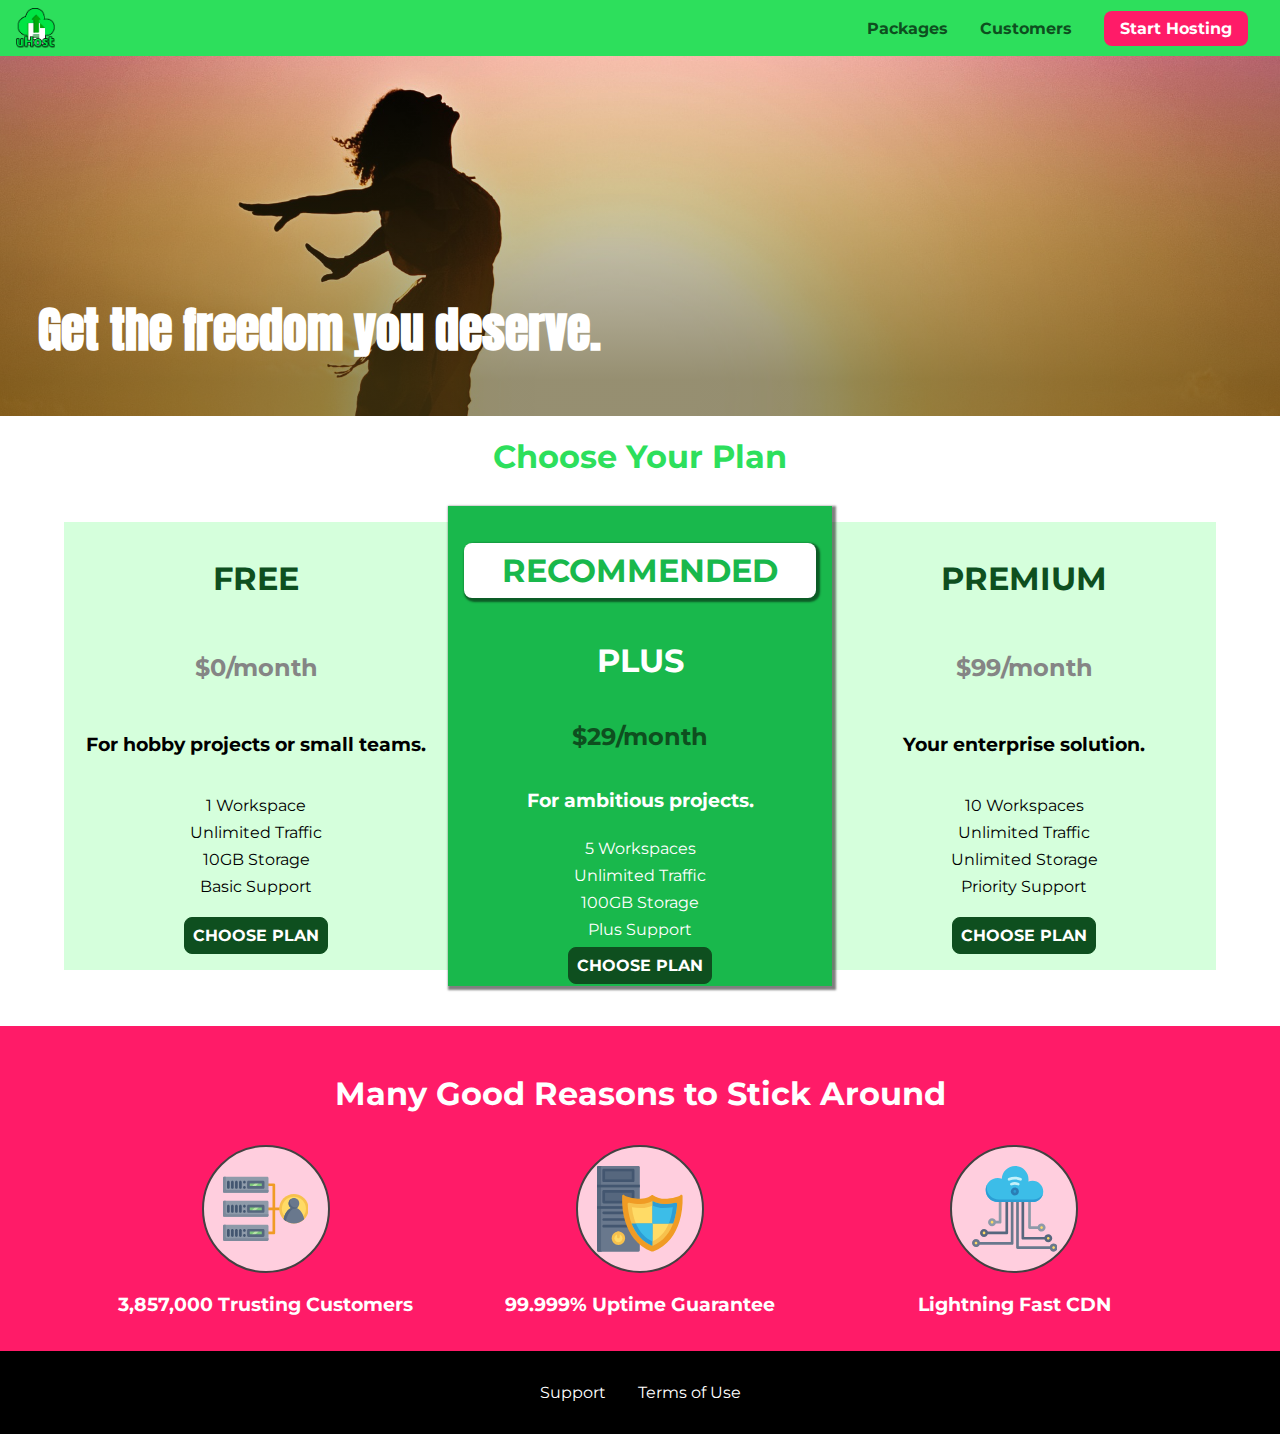
<file: index.html>
<!DOCTYPE html>
<html lang="en">

<head>
    <meta charset="UTF-8">
    <meta http-equiv="X-UA-Compatible" content="ie=edge">
    <meta name="viewport" content="width=device-width, initial-scale=1.0">
    <title>uHost</title>
    <link rel="shortcut icon" href="favicon.png">
    <link rel="stylesheet" href="shared.css">
    <link rel="stylesheet" href="main.css">
</head>

<body>
<div class="backdrop"></div>
<div class="modal">
    <h1 class="modal__title">Do you want to continue?</h1>
    <div class="modal__actions">
        <a href="start-hosting/index.html" class="modal__action">Yes!</a>
        <button class="modal__action modal__action--negative" type="button">No!</button>
    </div>
</div>
<header class="main-header">
    <div>
        <button class="toggle-button">
            <span class="toggle-button__bar"></span>
            <span class="toggle-button__bar"></span>
            <span class="toggle-button__bar"></span>
        </button>
        <a href="index.html" class="main-header__brand">
            <img src="images/uhost-icon.png" alt="Uhost logo">
        </a>
        <!-- the new line here is matter !-->
    </div><nav class="main-nav">
        <ul class="main-nav__items">
            <li class="main-nav__item">
                <a href="packages/index.html">Packages</a>
            </li>
            <li class="main-nav__item">
                <a href="customers/index.html">Customers</a>
            </li>
            <li class="main-nav__item main-nav__item--call-to-action">
                <a href="start-hosting/index.html">Start Hosting</a>
            </li>
        </ul>
    </nav>
</header>
<nav class="mobile-nav">
    <ul class="mobile-nav__items">
        <li class="mobile-nav__item">
            <a href="packages/index.html">Packages</a>
        </li>
        <li class="mobile-nav__item">
            <a href="customers/index.html">Customers</a>
        </li>
        <li class="mobile-nav__item mobile-nav__item--cta">
            <a href="start-hosting/index.html">Start Hosting</a>
        </li>
    </ul>
</nav>
<main>
    <section id="product-overview">
        <h1>Get the freedom you deserve.</h1>
    </section>
    <section id="plans">
        <h1 class="section-title">Choose Your Plan</h1>
        <div class="plan__list">
            <article class="plan">
                <h1 class="plan__title">FREE</h1>
                <h2 class="plan__price">$0/month</h2>
                <h3>For hobby projects or small teams.</h3>
                <ul class="plan__features">
                    <li class="plan__feature">1 Workspace</li>
                    <li class="plan__feature">Unlimited Traffic</li>
                    <li class="plan__feature">10GB Storage</li>
                    <li class="plan__feature">Basic Support</li>
                </ul>
                <div>
                    <button class="button">CHOOSE PLAN</button>
                </div>
            </article>
            <article class="plan plan--highlighted">
                <h1 class="plan__annotation">RECOMMENDED</h1>
                <h1 class="plan__title">PLUS</h1>
                <h2 class="plan__price">$29/month</h2>
                <h3>For ambitious projects.</h3>
                <ul class="plan__features">
                    <li class="plan__feature">5 Workspaces</li>
                    <li class="plan__feature">Unlimited Traffic</li>
                    <li class="plan__feature">100GB Storage</li>
                    <li class="plan__feature">Plus Support</li>
                </ul>
                <div>
                    <button class="button">CHOOSE PLAN</button>
                </div>
            </article>
            <article class="plan">
                <h1 class="plan__title">PREMIUM</h1>
                <h2 class="plan__price">$99/month</h2>
                <h3>Your enterprise solution.</h3>
                <ul class="plan__features">
                    <li class="plan__feature">10 Workspaces</li>
                    <li class="plan__feature">Unlimited Traffic</li>
                    <li class="plan__feature">Unlimited Storage</li>
                    <li class="plan__feature">Priority Support</li>
                </ul>
                <div>
                    <button class="button">CHOOSE PLAN</button>
                </div>
            </article>
        </div>
    </section>
    <section id="key-feature">
        <h1 class="section-title">Many Good Reasons to Stick Around</h1>
        <ul class="key-feature__list">
            <li class="key-feature">
                <div class="key-feature__image">
                    <svg viewBox="0 0 512 512">
                        <path style="fill:#F09B24;"
                              d="M344,248h-32V112c0-4.418-3.582-8-8-8h-40c-4.418,0-8,3.582-8,8s3.582,8,8,8h32v128h-32  c-4.418,0-8,3.582-8,8s3.582,8,8,8h32v128h-32c-4.418,0-8,3.582-8,8s3.582,8,8,8h40c4.418,0,8-3.582,8-8V264h32c4.418,0,8-3.582,8-8  S348.418,248,344,248z"
                        />
                        <path style="fill:#8E9AA9;"
                              d="M264,64H8c-4.418,0-8,3.582-8,8v80c0,4.418,3.582,8,8,8h256c4.418,0,8-3.582,8-8V72  C272,67.582,268.418,64,264,64z"
                        />
                        <path style="fill:#7C899B;"
                              d="M24,144c-4.418,0-8-3.582-8-8V64H8c-4.418,0-8,3.582-8,8v80c0,4.418,3.582,8,8,8h256  c4.418,0,8-3.582,8-8v-8H24z"
                        />
                        <rect x="152" y="96" style="fill:#B8E3A8;" width="88" height="32"/>
                        <g>
                            <polygon style="fill:#7EC97D;" points="152,96 152,128 166,128 198,96  "/>
                            <polygon style="fill:#7EC97D;" points="220,96 188,128 240,128 240,96  "/>
                        </g>
                        <path style="fill:#56677E;"
                              d="M240,136h-88c-4.418,0-8-3.582-8-8V96c0-4.418,3.582-8,8-8h88c4.418,0,8,3.582,8,8v32  C248,132.418,244.418,136,240,136z M160,120h72v-16h-72V120z"
                        />
                        <g>
                            <path style="fill:#435670;"
                                  d="M32,136c-4.418,0-8-3.582-8-8V96c0-4.418,3.582-8,8-8s8,3.582,8,8v32C40,132.418,36.418,136,32,136z   "
                            />
                            <path style="fill:#435670;"
                                  d="M56,136c-4.418,0-8-3.582-8-8V96c0-4.418,3.582-8,8-8s8,3.582,8,8v32C64,132.418,60.418,136,56,136z   "
                            />
                            <path style="fill:#435670;"
                                  d="M80,136c-4.418,0-8-3.582-8-8V96c0-4.418,3.582-8,8-8s8,3.582,8,8v32C88,132.418,84.418,136,80,136z   "
                            />
                            <path style="fill:#435670;"
                                  d="M104,136c-4.418,0-8-3.582-8-8V96c0-4.418,3.582-8,8-8s8,3.582,8,8v32   C112,132.418,108.418,136,104,136z"
                            />
                            <path style="fill:#435670;"
                                  d="M128,105c-4.418,0-8-3.582-8-8v-1c0-4.418,3.582-8,8-8s8,3.582,8,8v1   C136,101.418,132.418,105,128,105z"
                            />
                            <path style="fill:#435670;"
                                  d="M128,136c-4.418,0-8-3.582-8-8v-1c0-4.418,3.582-8,8-8s8,3.582,8,8v1   C136,132.418,132.418,136,128,136z"
                            />
                        </g>
                        <path style="fill:#8E9AA9;"
                              d="M264,208H8c-4.418,0-8,3.582-8,8v80c0,4.418,3.582,8,8,8h256c4.418,0,8-3.582,8-8v-80  C272,211.582,268.418,208,264,208z"
                        />
                        <path style="fill:#7C899B;"
                              d="M24,288c-4.418,0-8-3.582-8-8v-72H8c-4.418,0-8,3.582-8,8v80c0,4.418,3.582,8,8,8h256  c4.418,0,8-3.582,8-8v-8H24z"
                        />
                        <rect x="152" y="240" style="fill:#B8E3A8;" width="88" height="32"/>
                        <g>
                            <polygon style="fill:#7EC97D;" points="152,240 152,272 166,272 198,240  "/>
                            <polygon style="fill:#7EC97D;" points="220,240 188,272 240,272 240,240  "/>
                        </g>
                        <path style="fill:#56677E;"
                              d="M240,280h-88c-4.418,0-8-3.582-8-8v-32c0-4.418,3.582-8,8-8h88c4.418,0,8,3.582,8,8v32  C248,276.418,244.418,280,240,280z M160,264h72v-16h-72V264z"
                        />
                        <g>
                            <path style="fill:#435670;"
                                  d="M32,280c-4.418,0-8-3.582-8-8v-32c0-4.418,3.582-8,8-8s8,3.582,8,8v32C40,276.418,36.418,280,32,280   z"
                            />
                            <path style="fill:#435670;"
                                  d="M56,280c-4.418,0-8-3.582-8-8v-32c0-4.418,3.582-8,8-8s8,3.582,8,8v32C64,276.418,60.418,280,56,280   z"
                            />
                            <path style="fill:#435670;"
                                  d="M80,280c-4.418,0-8-3.582-8-8v-32c0-4.418,3.582-8,8-8s8,3.582,8,8v32C88,276.418,84.418,280,80,280   z"
                            />
                            <path style="fill:#435670;"
                                  d="M104,280c-4.418,0-8-3.582-8-8v-32c0-4.418,3.582-8,8-8s8,3.582,8,8v32   C112,276.418,108.418,280,104,280z"
                            />
                            <path style="fill:#435670;"
                                  d="M128,249c-4.418,0-8-3.582-8-8v-1c0-4.418,3.582-8,8-8s8,3.582,8,8v1   C136,245.418,132.418,249,128,249z"
                            />
                            <path style="fill:#435670;"
                                  d="M128,280c-4.418,0-8-3.582-8-8v-1c0-4.418,3.582-8,8-8s8,3.582,8,8v1   C136,276.418,132.418,280,128,280z"
                            />
                        </g>
                        <path style="fill:#8E9AA9;"
                              d="M264,352H8c-4.418,0-8,3.582-8,8v80c0,4.418,3.582,8,8,8h256c4.418,0,8-3.582,8-8v-80  C272,355.582,268.418,352,264,352z"
                        />
                        <path style="fill:#7C899B;"
                              d="M24,432c-4.418,0-8-3.582-8-8v-72H8c-4.418,0-8,3.582-8,8v80c0,4.418,3.582,8,8,8h256  c4.418,0,8-3.582,8-8v-8H24z"
                        />
                        <rect x="152" y="384" style="fill:#B8E3A8;" width="88" height="32"/>
                        <g>
                            <polygon style="fill:#7EC97D;" points="152,384 152,416 166,416 198,384  "/>
                            <polygon style="fill:#7EC97D;" points="220,384 188,416 240,416 240,384  "/>
                        </g>
                        <path style="fill:#56677E;"
                              d="M240,424h-88c-4.418,0-8-3.582-8-8v-32c0-4.418,3.582-8,8-8h88c4.418,0,8,3.582,8,8v32  C248,420.418,244.418,424,240,424z M160,408h72v-16h-72V408z"
                        />
                        <g>
                            <path style="fill:#435670;"
                                  d="M32,424c-4.418,0-8-3.582-8-8v-32c0-4.418,3.582-8,8-8s8,3.582,8,8v32C40,420.418,36.418,424,32,424   z"
                            />
                            <path style="fill:#435670;"
                                  d="M56,424c-4.418,0-8-3.582-8-8v-32c0-4.418,3.582-8,8-8s8,3.582,8,8v32C64,420.418,60.418,424,56,424   z"
                            />
                            <path style="fill:#435670;"
                                  d="M80,424c-4.418,0-8-3.582-8-8v-32c0-4.418,3.582-8,8-8s8,3.582,8,8v32C88,420.418,84.418,424,80,424   z"
                            />
                            <path style="fill:#435670;"
                                  d="M104,424c-4.418,0-8-3.582-8-8v-32c0-4.418,3.582-8,8-8s8,3.582,8,8v32   C112,420.418,108.418,424,104,424z"
                            />
                            <path style="fill:#435670;"
                                  d="M128,393c-4.418,0-8-3.582-8-8v-1c0-4.418,3.582-8,8-8s8,3.582,8,8v1   C136,389.418,132.418,393,128,393z"
                            />
                            <path style="fill:#435670;"
                                  d="M128,424c-4.418,0-8-3.582-8-8v-1c0-4.418,3.582-8,8-8s8,3.582,8,8v1   C136,420.418,132.418,424,128,424z"
                            />
                        </g>
                        <path style="fill:#F7C14D;"
                              d="M424,168c-48.523,0-88,39.477-88,88s39.477,88,88,88s88-39.477,88-88S472.523,168,424,168z"/>
                        <path style="fill:#FFDB66;"
                              d="M424,184c-39.701,0-72,32.299-72,72s32.299,72,72,72s72-32.299,72-72S463.701,184,424,184z"/>
                        <path style="fill:#69788D;"
                              d="M484.893,314.16C476.393,274.588,451.922,248,424,248s-52.393,26.588-60.893,66.16  c-0.605,2.82,0.354,5.749,2.511,7.664C381.731,336.124,402.465,344,424,344s42.269-7.876,58.381-22.176  C484.539,319.909,485.498,316.98,484.893,314.16z"
                        />
                        <path style="fill:#56677E;"
                              d="M434.053,249.171C430.768,248.403,427.411,248,424,248c-27.922,0-52.393,26.588-60.893,66.16  c-0.605,2.82,0.354,5.749,2.511,7.664c3.383,3.002,6.979,5.703,10.734,8.125C384.904,286.243,407.373,255.378,434.053,249.171z"
                        />
                        <path style="fill:#69788D;"
                              d="M424,192c-17.645,0-32,14.355-32,32s14.355,32,32,32s32-14.355,32-32S441.645,192,424,192z"/>
                        <path style="fill:#56677E;"
                              d="M432,248c-17.645,0-32-14.355-32-32c0-6.783,2.128-13.076,5.742-18.258  C397.444,203.53,392,213.138,392,224c0,17.645,14.355,32,32,32c10.862,0,20.471-5.444,26.258-13.742  C445.076,245.872,438.783,248,432,248z"
                        />

                    </svg>
                </div>
                <p class="key-feature__description">3,857,000 Trusting Customers</p>
            </li>
            <li class="key-feature">
                <div class="key-feature__image">
                    <svg viewBox="0 0 512 512">
                        <path style="fill:#69788D;"
                              d="M248,0H8C3.582,0,0,3.582,0,8v496c0,4.418,3.582,8,8,8h240c4.418,0,8-3.582,8-8V8  C256,3.582,252.418,0,248,0z"
                        />
                        <path style="fill:#56677E;"
                              d="M24,504V8c0-4.418,3.582-8,8-8H8C3.582,0,0,3.582,0,8v496c0,4.418,3.582,8,8,8h24  C27.582,512,24,508.418,24,504z"
                        />
                        <g>
                            <rect x="0" y="112" style="fill:#435670;" width="256" height="16"/>
                            <rect x="0" y="240" style="fill:#435670;" width="256" height="16"/>
                        </g>
                        <path style="fill:#F7C14D;"
                              d="M128,392c-22.056,0-40,17.944-40,40s17.944,40,40,40s40-17.944,40-40S150.056,392,128,392z"/>
                        <path style="fill:#FFDB66;"
                              d="M128,408c-13.233,0-24,10.767-24,24s10.767,24,24,24s24-10.767,24-24S141.233,408,128,408z"/>
                        <path style="fill:#F7C14D;"
                              d="M128,392c-2.739,0-5.414,0.278-8,0.805V424c0,4.418,3.582,8,8,8c4.418,0,8-3.582,8-8v-31.195  C133.414,392.278,130.739,392,128,392z"
                        />
                        <g>
                            <path style="fill:#435670;"
                                  d="M216,288H40c-4.418,0-8-3.582-8-8s3.582-8,8-8h176c4.418,0,8,3.582,8,8S220.418,288,216,288z"
                            />
                            <path style="fill:#435670;"
                                  d="M216,328H40c-4.418,0-8-3.582-8-8s3.582-8,8-8h176c4.418,0,8,3.582,8,8S220.418,328,216,328z"
                            />
                            <path style="fill:#435670;"
                                  d="M216,368H40c-4.418,0-8-3.582-8-8s3.582-8,8-8h176c4.418,0,8,3.582,8,8S220.418,368,216,368z"
                            />
                            <path style="fill:#435670;"
                                  d="M216,16H40c-4.418,0-8,3.582-8,8v64c0,4.418,3.582,8,8,8h176c4.418,0,8-3.582,8-8V24   C224,19.582,220.418,16,216,16z"
                            />
                        </g>
                        <rect x="48" y="32" style="fill:#56677E;" width="160" height="48"/>
                        <path style="fill:#435670;"
                              d="M216,144H40c-4.418,0-8,3.582-8,8v64c0,4.418,3.582,8,8,8h176c4.418,0,8-3.582,8-8v-64  C224,147.582,220.418,144,216,144z"
                        />
                        <rect x="48" y="160" style="fill:#56677E;" width="160" height="48"/>
                        <path style="fill:#F09B24;"
                              d="M511.747,180.237c-0.194-6.537-8.107-10.107-13.135-5.894c-5.6,4.693-42.904,21.282-98.514,21.282  c-33.45,0-64.625-20.999-64.929-21.206c-2.9-1.991-6.764-1.85-9.512,0.346c-2.677,2.135-27.201,20.86-63.793,20.86  c-55.607,0-92.914-16.589-98.515-21.282c-5.028-4.211-12.941-0.645-13.135,5.894c-1.634,54.834,4.655,105.941,18.693,151.903  c12.096,39.604,29.759,74.047,52.497,102.373c27.538,34.304,62.743,59.882,104.66,76.045c3.069,1.918,6.757,1.921,9.83,0  c41.917-16.163,77.122-41.741,104.66-76.045c22.738-28.326,40.401-62.77,52.497-102.373  C507.092,286.179,513.381,235.071,511.747,180.237z"
                        />
                        <path style="fill:#F7C14D;"
                              d="M476.21,221.226c-1.953-1.631-4.568-2.235-7.036-1.628c-21.686,5.327-44.926,8.028-69.075,8.028  c-25.926,0-49.633-8.975-64.955-16.504c-2.307-1.134-5.016-1.091-7.284,0.116c-14.059,7.477-36.919,16.388-65.994,16.388  c-24.153,0-47.394-2.701-69.075-8.028c-5.155-1.268-10.221,2.966-9.894,8.261c2.077,33.693,7.668,65.635,16.616,94.935  c22.774,74.565,66.139,126.334,128.888,153.868c2.032,0.891,4.397,0.891,6.43,0c61.777-27.107,104.716-78.876,127.62-153.868  c8.948-29.3,14.539-61.241,16.616-94.935C479.224,225.319,478.163,222.856,476.21,221.226z"
                        />
                        <path style="fill:#FFDB66;"
                              d="M331.609,451.727c-52.604-25.289-89.304-70.987-109.144-135.944  c-6.532-21.39-11.162-44.336-13.82-68.447c17.133,2.852,34.952,4.291,53.22,4.291c29.394,0,53.376-7.793,69.978-15.561  c17.44,7.736,41.656,15.561,68.256,15.561c18.267,0,36.085-1.439,53.219-4.291c-2.659,24.112-7.288,47.06-13.82,68.448  C419.545,381.108,383.27,426.805,331.609,451.727z"
                        />
                        <g>
                            <path style="fill:#2C9DD4;"
                                  d="M479.066,227.858c0.157-2.539-0.903-5.002-2.856-6.633s-4.568-2.235-7.036-1.628   c-21.686,5.327-44.926,8.028-69.075,8.028c-25.926,0-49.633-8.975-64.955-16.504c-1.057-0.52-2.2-0.78-3.345-0.806l-0.072,133.351   h123.601c2.556-6.746,4.933-13.702,7.123-20.874C471.398,293.493,476.989,261.552,479.066,227.858z"
                            />
                            <path style="fill:#2C9DD4;"
                                  d="M206.658,343.667c24.153,63.42,65.028,108.108,121.743,132.995c1.031,0.452,2.147,0.673,3.263,0.666   l0.063-133.661H206.658z"
                            />
                        </g>
                        <g>
                            <path style="fill:#3CBDE8;"
                                  d="M439.497,315.783c6.532-21.389,11.161-44.336,13.82-68.448c-17.134,2.852-34.952,4.291-53.219,4.291   c-26.6,0-50.815-7.824-68.256-15.561l-0.116,107.601h97.758C433.179,334.807,436.524,325.518,439.497,315.783z"
                            />
                            <path style="fill:#3CBDE8;"
                                  d="M232.523,343.667c21.144,50.298,54.363,86.56,99.087,108.06l0.117-108.06H232.523z"/>
                        </g>
                    </svg>
                </div>
                <p class="key-feature__description">99.999% Uptime Guarantee</p>
            </li>
            <li class="key-feature">
                <div class="key-feature__image">
                    <svg viewBox="0 0 512 512">
                        <path style="fill:#8E9AA9;"
                              d="M168,200c-4.418,0-8,3.582-8,8v120h-17.376c-3.302-9.311-12.194-16-22.624-16  c-13.234,0-24,10.767-24,24s10.766,24,24,24c10.429,0,19.321-6.689,22.624-16H168c4.418,0,8-3.582,8-8V208  C176,203.582,172.418,200,168,200z"
                        />
                        <path style="fill:#FFDB66;"
                              d="M120,328c-4.411,0-8,3.589-8,8s3.589,8,8,8s8-3.589,8-8S124.411,328,120,328z"/>
                        <path style="fill:#56677E;"
                              d="M208,200c-4.418,0-8,3.582-8,8v184H94.624C91.322,382.689,82.43,376,72,376  c-13.234,0-24,10.767-24,24s10.766,24,24,24c10.429,0,19.321-6.689,22.624-16H208c4.418,0,8-3.582,8-8V208  C216,203.582,212.418,200,208,200z"
                        />
                        <path style="fill:#FFDB66;"
                              d="M72,392c-4.411,0-8,3.589-8,8s3.589,8,8,8s8-3.589,8-8S76.411,392,72,392z"/>
                        <path style="fill:#69788D;"
                              d="M240,208c-4.418,0-8,3.582-8,8v239H47.24c-2.671-10.34-12.078-18-23.24-18c-13.234,0-24,10.767-24,24  s10.766,24,24,24c9.666,0,18.009-5.747,21.809-14H240c4.418,0,8-3.582,8-8V216C248,211.582,244.418,208,240,208z"
                        />
                        <path style="fill:#FFDB66;"
                              d="M24,453c-4.411,0-8,3.589-8,8s3.589,8,8,8s8-3.589,8-8S28.411,453,24,453z"/>
                        <path style="fill:#69788D;"
                              d="M488,464c-10.429,0-19.321,6.689-22.624,16H280V208c0-4.418-3.582-8-8-8s-8,3.582-8,8v280  c0,4.418,3.582,8,8,8h193.376c3.302,9.311,12.194,16,22.624,16c13.234,0,24-10.767,24-24S501.234,464,488,464z"
                        />
                        <path style="fill:#FFDB66;"
                              d="M488,480c-4.411,0-8,3.589-8,8s3.589,8,8,8s8-3.589,8-8S492.411,480,488,480z"/>
                        <path style="fill:#56677E;"
                              d="M456,408c-10.429,0-19.321,6.689-22.624,16H312V208c0-4.418-3.582-8-8-8s-8,3.582-8,8v224  c0,4.418,3.582,8,8,8h129.376c3.302,9.311,12.194,16,22.624,16c13.234,0,24-10.767,24-24S469.234,408,456,408z"
                        />
                        <path style="fill:#FFDB66;"
                              d="M456,424c-4.411,0-8,3.589-8,8s3.589,8,8,8s8-3.589,8-8S460.411,424,456,424z"/>
                        <path style="fill:#8E9AA9;"
                              d="M416,344c-10.429,0-19.321,6.689-22.624,16H352V208c0-4.418-3.582-8-8-8s-8,3.582-8,8v160  c0,4.418,3.582,8,8,8h49.376c3.302,9.311,12.194,16,22.624,16c13.234,0,24-10.767,24-24S429.234,344,416,344z"
                        />
                        <path style="fill:#FFDB66;"
                              d="M416,360c-4.411,0-8,3.589-8,8s3.589,8,8,8s8-3.589,8-8S420.411,360,416,360z"/>
                        <path style="fill:#3CBDE8;"
                              d="M362,88c-8.741,0-17.231,1.751-25.06,5.085C337.646,88.797,338,84.43,338,80  c0-44.112-35.888-80-80-80c-42.823,0-77.895,33.816-79.909,76.149C170.393,73.415,162.244,72,154,72c-39.701,0-72,32.299-72,72  s32.299,72,72,72h208c35.29,0,64-28.71,64-64S397.29,88,362,88z"
                        />
                        <path style="fill:#2C9DD4;"
                              d="M368,200H160c-39.701,0-72-32.299-72-72c0-5.863,0.721-11.559,2.05-17.019  C84.918,120.88,82,132.102,82,144c0,39.701,32.299,72,72,72h208c30.389,0,55.88-21.296,62.379-49.743  C413.565,186.327,392.352,200,368,200z"
                        />
                        <path style="fill:#2A7DB5;"
                              d="M256,128c-13.234,0-24,10.767-24,24s10.766,24,24,24c13.233,0,24-10.767,24-24S269.233,128,256,128z"
                        />
                        <path style="fill:#2C9DD4;"
                              d="M256,144c-4.411,0-8,3.589-8,8s3.589,8,8,8c4.411,0,8-3.589,8-8S260.411,144,256,144z"/>
                        <g>
                            <path style="fill:#C5F1FA;"
                                  d="M221.755,87.695c-2.994,0-5.864-1.688-7.233-4.572c-1.894-3.991-0.194-8.763,3.798-10.657   C230.157,66.849,242.834,64,256,64c13.166,0,25.844,2.849,37.68,8.466c3.992,1.895,5.692,6.666,3.798,10.657   s-6.666,5.692-10.657,3.798C277.144,82.328,266.774,80,256,80c-10.774,0-21.144,2.328-30.821,6.921   C224.072,87.446,222.904,87.695,221.755,87.695z"
                            />
                            <path style="fill:#C5F1FA;"
                                  d="M276.545,116.618c-1.148,0-2.316-0.249-3.424-0.774C267.745,113.293,261.985,112,256,112   c-5.985,0-11.745,1.293-17.121,3.844c-3.991,1.895-8.763,0.192-10.657-3.798c-1.894-3.992-0.193-8.764,3.798-10.657   C239.557,97.813,247.625,96,256,96c8.376,0,16.444,1.813,23.98,5.389c3.991,1.894,5.692,6.665,3.798,10.657   C282.41,114.93,279.539,116.618,276.545,116.618z"
                            />
                        </g>
                    </svg>
                </div>
                <p class="key-feature__description">Lightning Fast CDN</p>
            </li>
        </ul>
    </section>
</main>
<footer class="main-footer">
    <nav>
        <ul class="main-footer__links">
            <li class="main-footer__link">
                <a href="#">Support</a>
            </li>
            <li class="main-footer__link">
                <a href="#">Terms of Use</a>
            </li>
        </ul>
    </nav>
</footer>
<script src="shared.js"></script>
</body>

</html>
</file>
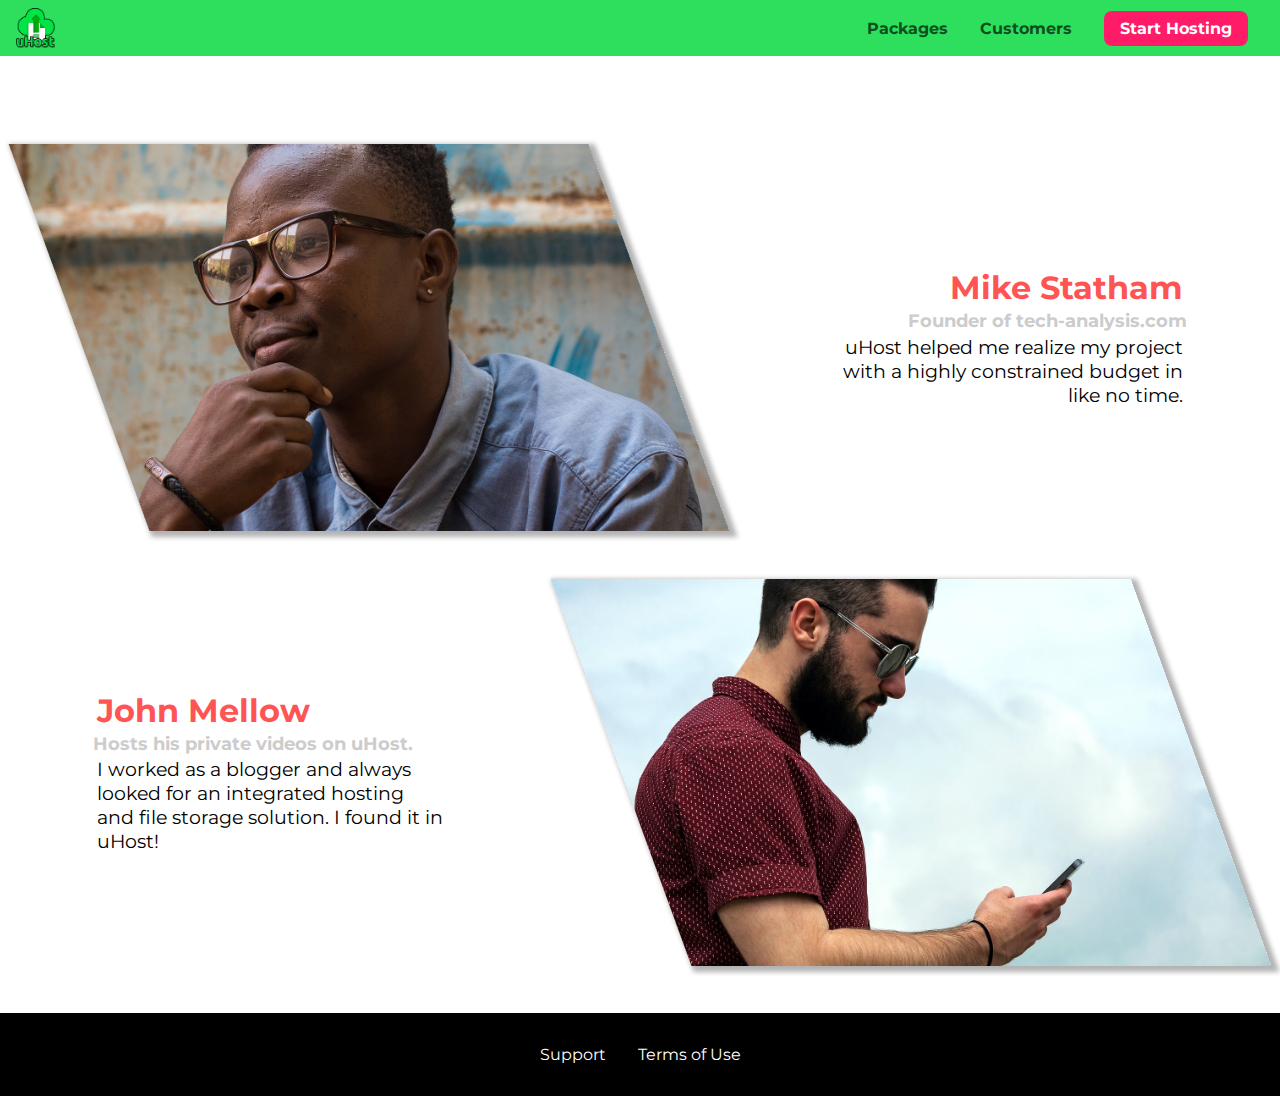
<file: customers/index.html>
<!DOCTYPE html>
<html lang="en">

<head>
    <meta charset="UTF-8">
    <meta name="viewport" content="width=device-width, initial-scale=1.0">
    <meta http-equiv="X-UA-Compatible" content="ie=edge">
    <title>uHost Customers</title>
    <link rel="shortcut icon" href="../favicon.png">
    <link rel="stylesheet" href="../shared.css">
    <link rel="stylesheet" href="customers.css">
</head>

<body>
    <div class="backdrop"></div>
    <header class="main-header">
        <div>
            <button class="toggle-button">
                <span class="toggle-button__bar"></span>
                <span class="toggle-button__bar"></span>
                <span class="toggle-button__bar"></span>
            </button>
            <a href="../index.html" class="main-header__brand">
                <img src="../images/uhost-icon.png" alt="uHost - Your favorite hosting company">
            </a>
        </div>
        <nav class="main-nav">
            <ul class="main-nav__items">
                <li class="main-nav__item">
                    <a href="../packages/index.html">Packages</a>
                </li>
                <li class="main-nav__item">
                    <a href="index.html">Customers</a>
                </li>
                <li class="main-nav__item main-nav__item--call-to-action">
                    <a href="../start-hosting/index.html">Start Hosting</a>
                </li>
            </ul>
        </nav>
    </header>
    <nav class="mobile-nav">
        <ul class="mobile-nav__items">
            <li class="mobile-nav__item">
                <a href="../packages/index.html">Packages</a>
            </li>
            <li class="mobile-nav__item">
                <a href="index.html">Customers</a>
            </li>
            <li class="mobile-nav__item mobile-nav__item--cta">
                <a href="../start-hosting/index.html">Start Hosting</a>
            </li>
        </ul>
    </nav>
    <main>
        <div>
            <div class="testimonial" id="customer-1">
                <div class="testimonial__image-container">
                    <img src="../images/customer-1.jpg" alt="Mike Statham - Customer" class="testimonial__image">
                </div>
                <div class="testimonial__info">
                    <h1 class="testimonial__name">Mike Statham</h1>
                    <h2 class="testimonial__subtitle">Founder of
                        <a href="tech-analysis.com">tech-analysis.com</a>
                    </h2>
                    <p class="testimonial__text">uHost helped me realize my project with a highly constrained budget in like no time.</p>
                </div>
            </div>
            <div class="testimonial" id="customer-2">

                <div class="testimonial__info">
                    <h1 class="testimonial__name">John Mellow</h1>
                    <h2 class="testimonial__subtitle">Hosts his private videos on uHost.
                    </h2>
                    <p class="testimonial__text">I worked as a blogger and always looked for an integrated hosting and file storage solution. I found
                        it in uHost!
                    </p>
                </div>
                <div class="testimonial__image-container">
                    <img src="../images/customer-2.jpg" alt="John Mellow - Customer" class="testimonial__image">
                </div>
            </div>
        </div>
    </main>
    <footer class="main-footer">
        <nav>
            <ul class="main-footer__links">
                <li class="main-footer__link">
                    <a href="#">Support</a>
                </li>
                <li class="main-footer__link">
                    <a href="#">Terms of Use</a>
                </li>
            </ul>
        </nav>
    </footer>
    <script src="../shared.js"></script>
</body>

</html>
</file>
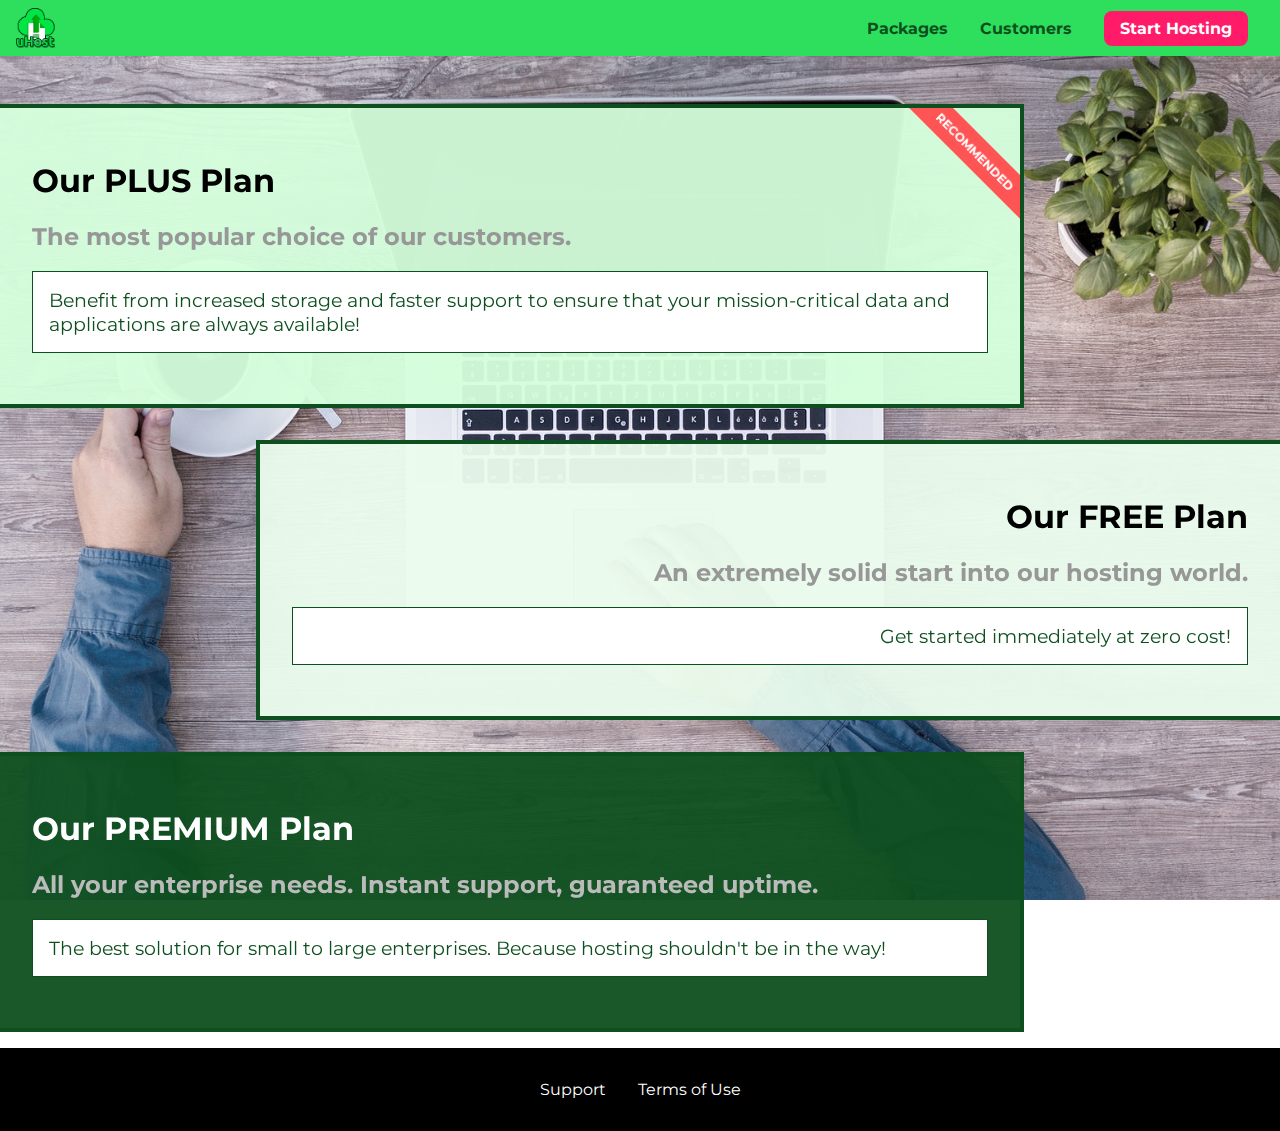
<file: packages/index.html>
<!DOCTYPE html>
<html lang="en">

<head>
  <meta charset="UTF-8">
  <meta http-equiv="X-UA-Compatible" content="ie=edge">
  <meta name="viewport" content="width=device-width, initial-scale=1.0">
  <title>uHost</title>
  <link rel="shortcut icon" href="../favicon.png">
  <link rel="stylesheet" href="../shared.css">
  <link rel="stylesheet" href="packages.css">

</head>

<body>
<div class="backdrop"></div>

<div class="background"></div>
<header class="main-header">
  <div>
    <button class="toggle-button">
      <span class="toggle-button__bar"></span>
      <span class="toggle-button__bar"></span>
      <span class="toggle-button__bar"></span>
    </button>
    <a href="../index.html" class="main-header__brand">
      <img src="../images/uhost-icon.png" alt="uHost - Your favorite hosting company">
    </a>
    <!-- the new line here is matter !-->
  </div><nav class="main-nav">
    <ul class="main-nav__items">
      <li class="main-nav__item">
        <a href="index.html">Packages</a>
      </li>
      <li class="main-nav__item">
        <a href="../customers/index.html">Customers</a>
      </li>
      <li class="main-nav__item main-nav__item--call-to-action">
        <a href="../start-hosting/index.html">Start Hosting</a>
      </li>
    </ul>
  </nav>
</header>
<nav class="mobile-nav">
  <ul class="mobile-nav__items">
    <li class="mobile-nav__item">
      <a href="index.html">Packages</a>
    </li>
    <li class="mobile-nav__item">
      <a href="../customers/index.html">Customers</a>
    </li>
    <li class="mobile-nav__item mobile-nav__item--cta">
      <a href="../start-hosting/index.html">Start Hosting</a>
    </li>
  </ul>
</nav>
<main>
  <section class="package" id="plus">
    <a class="package__link" href="#">
      <h1 class="package__title">Our PLUS Plan</h1>
      <h2 class="package__badge">RECOMMENDED</h2>
      <h2 class="package__subtitle">The most popular choice of our customers.</h2>
      <p class="package__info">Benefit from increased storage and faster support to ensure that your mission-critical data and applications
        are always available!</p>
    </a>
  </section>
  <section class="package" id="free">
    <a class="package__link" href="#">
      <h1 class="package__title">Our FREE Plan</h1>
      <h2 class="package__subtitle">An extremely solid start into our hosting world.</h2>
      <p class="package__info">Get started immediately at zero cost!</p>
    </a>
  </section>
  <div class="clearfix"></div>
  <section class="package" id="premium">
    <a class="package__link" href="#">
      <h1 class="package__title">Our PREMIUM Plan</h1>
      <h2 class="package__subtitle">All your enterprise needs. Instant support, guaranteed uptime. </h2>
      <p class="package__info">The best solution for small to large enterprises. Because hosting shouldn't be in the way!</p>
    </a>
  </section>
</main>
<footer class="main-footer">
  <nav>
    <ul class="main-footer__links">
      <li class="main-footer__link">
        <a href="#">Support</a>
      </li>
      <li class="main-footer__link">
        <a href="#">Terms of Use</a>
      </li>
    </ul>
  </nav>
</footer>
<script src="../shared.js"></script>
</body>
</html>
</file>
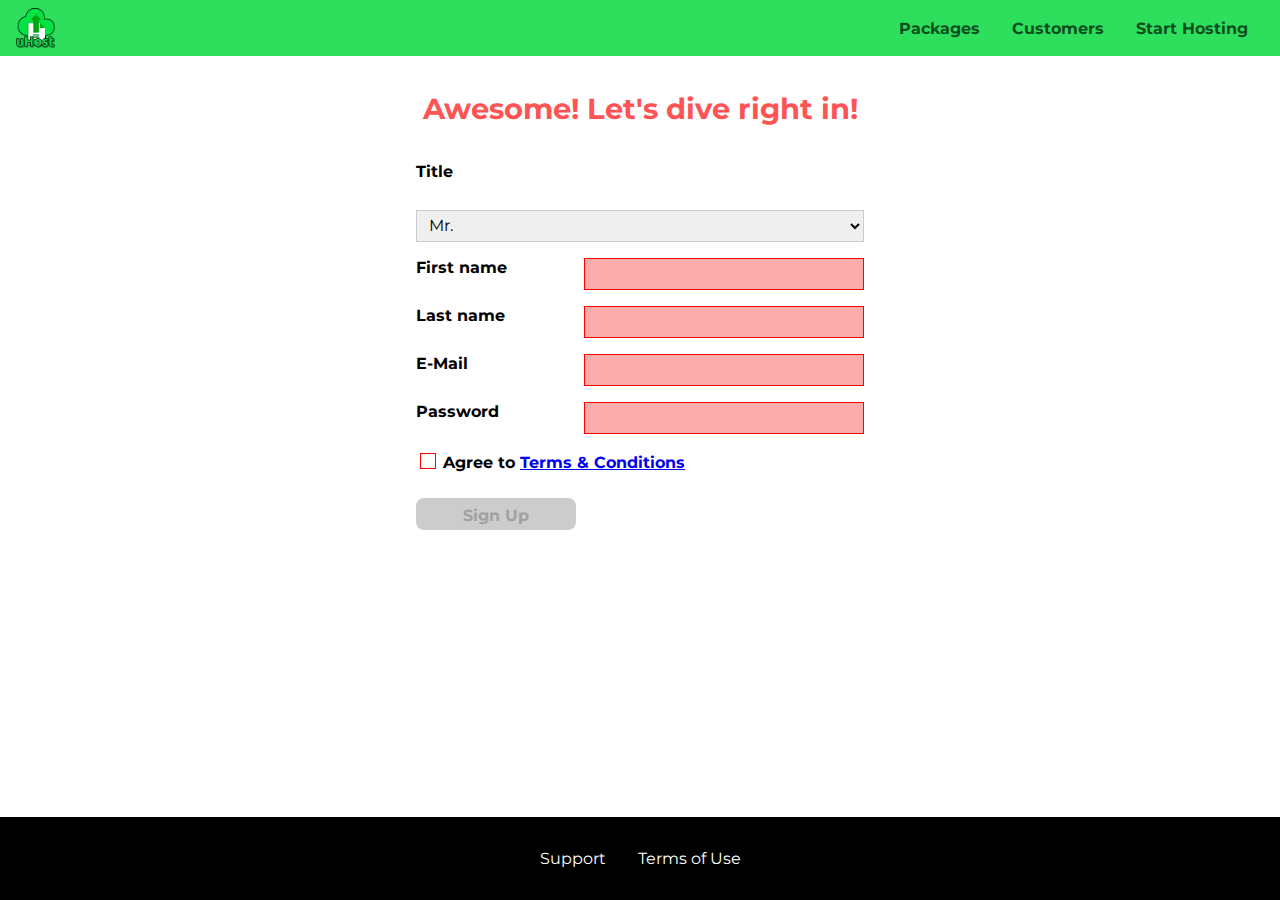
<file: start-hosting/index.html>
<!DOCTYPE html>
<html lang="en">

<head>
    <meta charset="UTF-8">
    <meta name="viewport" content="width=device-width, initial-scale=1.0">
    <meta http-equiv="X-UA-Compatible" content="ie=edge">
    <title>uHost Signup</title>
    <link rel="shortcut icon" href="../favicon.png">
    <link rel="stylesheet" href="../shared.css">
    <link rel="stylesheet" href="start-hosting.css">
</head>

<body>
<div class="backdrop"></div>
<header class="main-header">
    <div>
        <button class="toggle-button">
            <span class="toggle-button__bar"></span>
            <span class="toggle-button__bar"></span>
            <span class="toggle-button__bar"></span>
        </button>
        <a href="../index.html" class="main-header__brand">
            <img src="../images/uhost-icon.png" alt="uHost - Your favorite hosting company">
        </a>
    </div>
    <nav class="main-nav">
        <ul class="main-nav__items">
            <li class="main-nav__item">
                <a href="../packages/index.html">Packages</a>
            </li>
            <li class="main-nav__item">
                <a href="../customers/index.html">Customers</a>
            </li>
            <li class="main-nav__item main-nav__item--cta">
                <a href="index.html">Start Hosting</a>
            </li>
        </ul>
    </nav>
</header>
<nav class="mobile-nav">
    <ul class="mobile-nav__items">
        <li class="mobile-nav__item">
            <a href="../packages/index.html">Packages</a>
        </li>
        <li class="mobile-nav__item">
            <a href="../customers/index.html">Customers</a>
        </li>
        <li class="mobile-nav__item mobile-nav__item--cta">
            <a href="index.html">Start Hosting</a>
        </li>
    </ul>
</nav>
<main class="signup-page">
    <h1 class="signup-title">Awesome! Let's dive right in!</h1>
    <form action="index.html" class="signup-form">
        <label for="title">Title</label>
        <select id="title">
            <option value="mr">Mr.</option>
            <option value="ms">Ms.</option>
        </select>
        <label for="first-name">First name</label>
        <input type="text" id="first-name" required>
        <label for="last-name">Last name</label>
        <input type="text" id="last-name" required>
        <label for="email">E-Mail</label>
        <input type="email" id="email" required>
        <label for="password">Password</label>
        <input type="password" id="password" required>
        <div class="signup-form__checkbox">
            <input type="checkbox" id="agree-terms" required>
            <label for="agree-terms">Agree to
                <a href="#">Terms &amp; Conditions</a>
            </label>
        </div>
        <button type="submit" class="button" disabled>Sign Up</button>
    </form>
</main>
<footer class="main-footer">
    <nav>
        <ul class="main-footer__links">
            <li class="main-footer__link">
                <a href="#">Support</a>
            </li>
            <li class="main-footer__link">
                <a href="#">Terms of Use</a>
            </li>
        </ul>
    </nav>
</footer>
<script src="../shared.js"></script>
</body>

</html>
</file>
<file: shared.css>
@import url('https://fonts.googleapis.com/css2?family=Roboto:wght@400;900&display=swap');
@import url('https://fonts.googleapis.com/css2?family=Anton');
@import url('https://fonts.googleapis.com/css2?family=Montserrat:wght@400;700&display=swap');
:root{
    --dark-green: #0e4f1f;
    --highlight-color: #ff1b68
}
* {
    box-sizing: border-box;
}

body::-webkit-scrollbar {
    width: 0
}

html {
    height: 100%;
}

body {
    font-family: 'Montserrat', sans-serif;
    margin: 0;
    padding-top: 3.5rem;
}

@supports (display: grid) {
    body {
        display: grid;
        grid-template-rows: 3.5rem auto fit-content(8rem);
        grid-template-areas: "header"
                             "main"
                             "footer";
        /* padding-top: 3.5rem; */
        height: 100%;
        padding-top: 0;
    }
}

main {
    /*min-height: calc(100vh - 3.5rem - 8rem);*/
    /*margin-top: 3.5rem;*/
    /*grid-row: 2 / 3;*/
    grid-area: main;
}

.backdrop {
    display: none;
    position: fixed;
    opacity: 0;
    top: 0;
    left: 0;
    z-index: 100;
    width: 100vw;
    height: 100vh;
    background: rgba(0, 0, 0, 0.5);
    transition: opacity .2s linear;
}

.main-header {
    background: #2ddf5c;
    padding: 0.5rem 1rem;
    width: 100%;
    position: fixed;
    top: 0;
    left: 0;
    z-index: 60;
    display: -webkit-box;
    display: -ms-flexbox;
    display: -webkit-flex;
    display: flex;
    align-items: center;
    justify-content: space-between;
}

.toggle-button {
    width: 3rem;
    background: transparent;
    border: none;
    cursor: pointer;
    padding-top: 0;
    padding-bottom: 0;
    vertical-align: middle;
}

.toggle-button:focus {
    outline: none;
}

.toggle-button__bar {
    width: 100%;
    height: 0.2rem;
    background: black;
    display: block;
    margin: 0.6rem 0;
}

.main-header__brand {
    color: var(--dark-green,#0e4f1f);
    text-decoration: none;
    font-weight: bold;
}

.main-header__brand img {
    height: 2.5rem;
    vertical-align: middle;
}

.main-nav {
    display: none;
}

.main-nav__items {
    margin: 0;
    padding: 0;
    list-style: none;
    display: flex;
}

.main-nav__item {
    margin: 0 1rem;
}

.main-nav__item a,
.mobile-nav__item a {
    text-decoration: none;
    color: var(--dark-green);
    font-weight: bold;
    padding: 0.1rem 0;
}

/*.main-nav__item a::after {*/
/*    content: " (link)";*/
/*    color: red;*/
/*}*/

/* pseudo class */
.main-nav__item a:hover,
.main-nav__item a:active {
    color: white;
    border-bottom: 5px solid white;
}

.main-nav__item--call-to-action {
    /* animation: NAME DURATION DELAY TIMING-FUNCTION ITERATION DIRECTION FILL-MODE PLAY-STATE; */
    /* animation: wiggle 200ms 1s ease-out 8 alternate forwards running; */
    animation: wiggle 400ms 3s 8 ease-out none;
}
/* pseudo element */
/*p::first-letter {*/
/*    color: red;*/
/*    font-size: 20px;*/
/*}*/


.main-nav__item--call-to-action a,
.mobile-nav__item--cta a {
    color: white;
    background: var(--highlight-color,#ff1b68);
    padding: 0.5rem 1rem;
    border-radius: 8px;
}

.main-nav__item--call-to-action a:hover,
.main-nav__item--call-to-action a:active,
.mobile-nav__item--cta a:hover,
.mobile-nav__item--cta a:active {
    color: var(--highlight-color);
    background: white;
    border: none;
}


@media (min-width: 40rem) {
    .toggle-button {
        display: none;
    }

    .main-nav {
        display: flex;
    }
}

.main-footer {
    background: black;
    padding: 2rem;
    /*margin-top: 3rem;*/
    /*grid-row: 3 / 4;*/
    grid-area: footer;
}

.main-footer__links {
    padding: 0;
    margin: 0;
    list-style: none;
    display: flex;
    align-items: center;
    flex-direction: column;
}

.main-footer__link {
    margin: 0.5rem 0;
}

.main-footer__link a {
    color: white;
    text-decoration: none;
}

.main-footer__link a:hover,
.main-footer__link a:active {
    color: #ccc;
}

.mobile-nav {
    transform: translateX(-100%);
    position: fixed;
    z-index: 101;
    top: 0;
    left: 0;
    background: white;
    width: 80%;
    height: 100vh;
    transition: transform 300ms ease-out;
}

.mobile-nav__items {
    width: 90%;
    height: 100%;
    list-style: none;
    margin: 0 auto;
    padding: 0;
    display: flex;
    flex-direction: column;
    justify-content: center;
    align-items: center;
}

.mobile-nav__item {
    margin: 1rem 0;
}

.mobile-nav__item a {
    font-size: 1.5rem;
}

.button {
    background: var(--dark-green);
    color: white;
    font: inherit;
    border: 1.5px solid var(--dark-green);
    padding: 0.5rem;
    border-radius: 8px;
    font-weight: bold;
    cursor: pointer;
}

.button:hover,
.button:active {
    background: white;
    color: var(--dark-green);
}

.button:focus {
    outline: none;
}

.button[disabled] {
    cursor: not-allowed;
    border: #a1a1a1;
    background: #ccc;
    color: #a1a1a1;

}


.open {
    display: block !important;
    opacity: 1 !important;
    transform: translateY(0) !important;
}

@media (min-width: 40rem) {
    .main-footer__link {
        margin: 0 1rem;
    }

    .main-footer__links {
        flex-direction: row;
        justify-content: center;
    }
}

@keyframes wiggle {
    0% {
        transform: rotateZ(0);
    }
    50% {
        transform: rotateZ(-10deg);
    }
    100% {
        transform: rotateZ(10deg);
    }
}
</file>
<file: main.css>
#product-overview {
    background: linear-gradient(to top, rgba(80, 68, 18, 0.6) 10%, transparent), url("freedom.jpg") center/cover no-repeat border-box, #ff1b68;
    width: 100vw;
    height: 33vh;
    position: relative;
}

/* any h1 inside #product-overview  */
#product-overview h1 {
    color: white;
    font-family: 'Anton', sans-serif;
    position: absolute;
    bottom: 5%;
    left: 3%;
    font-size: 1.6rem;
}

@media (min-width: 40rem)  and (min-height: 40rem) {
    #product-overview {
        height: 40vh;
        background-position: 50% 25%;
    }

    #product-overview h1 {
        font-size: 3rem;
    }
}

.section-title {
    color: #2ddf5c;
    text-align: center;
}


.plan {
    background: #d5ffdc;
    text-align: center;
    padding: 1rem;
    margin: 0.5rem 0;
    width: 100%;
}

@media (min-width: 40rem) {
    .plan {
        display: block;
    }
}
.plan--highlighted {
    background: #19b84c;
    color: white;
}

.plan__annotation {
    background: white;
    color: #19b84c;
    padding: 0.5rem;
    box-shadow: 2px 2px 2px 2px rgba(0, 0, 0, 0.5);
    border-radius: 8px;
}

.plan__title {
    color: #0e4f1f;
}

.plan__price {
    color: #858585;
}

.plan--highlighted .plan__title {
    color: white;
}

.plan--highlighted .plan__price {
    color: #0e4f1f;
}

.plan__features {
    list-style: none;
    margin: 0;
    padding: 0;
}

.plan__feature {
    margin: 0.5rem 0;
}

/* this will applied if the width is 40rem or larger i.e. in the desktop version */
@media (min-width: 40rem) {
    .plan__list {
        width: 100%;
        display: flex;
        justify-content: center;
        align-items: center;
    }

    .plan {
        width: 30%;
        min-width: 13rem;
        max-width: 25rem;
        display: flex;
        flex-direction: column;
        justify-content: space-between;
        height: 28rem;
    }

    .plan--highlighted {
        box-shadow: 2px 2px 2px 2px rgba(0, 0, 0, 0.5);
        height: 30rem;
        z-index: 50;
    }
}

#key-feature {
    background: #ff1b68;
    margin-top: 2rem;
    padding: 1rem;
}

#key-feature .section-title {
    color: white;
    margin: 2rem;
}

.key-feature__list {
    padding: 0;
    margin: 0;
    list-style: none;
    text-align: center;
}

@media (min-width: 40rem) {
    .key-feature {
        width: 30%;
        max-width: 25rem;
    }

    .key-feature__list {
        display: flex;
        justify-content: center;
    }
}
.key-feature__image {
    background: #ffcede;
    width: 128px;
    height: 128px;
    border: 2px solid #424242;
    border-radius: 50%;
    margin: 0 auto;
    padding: 1.2rem;
}

.key-feature__description {
    text-align: center;
    font-weight: bold;
    color: white;
    font-size: 1.2rem;
}


.modal {
    position: fixed;
    opacity: 0;
    transform: translateY(-2rem);
    transition: opacity 200ms ease-out, transform 500ms ease-out;
    z-index: 200;
    top: 20%;
    left: 30%;
    width: 40%;
    background: white;
    padding: 1rem;
    border: 1px solid #ccc;
    box-shadow: 1px 1px 1px rgba(0, 0, 0, 0.5);
}

.modal__title {
    text-align: center;
    margin: 0 0 1rem 0;
}

.modal__actions {
    text-align: center;
}

.modal__action {
    border: 1px solid #0e4f1f;
    background: #0e4f1f;
    text-decoration: none;
    color: white;
    font: inherit;
    padding: 0.5rem 1rem;
    cursor: pointer;
}

.modal__action:hover,
.modal__action:active {
    background: #2ddf5c;
    border-color: #2ddf5c;
}

.modal__action--negative {
    background: red;
    border-color: red;
}

.modal__action--negative:hover,
.modal__action--negative:active {
    background: #ff5454;
    border-color: #ff5454;
}
</file>
<file: customers/customers.css>
main {
    padding-top: 2.5rem;
}

.testimonial {
    font-size: 1.2rem;
}

.testimonial__image-container {
    width: 60%;
    max-width: 40rem;
    box-shadow: 3px 3px 5px 3px rgba(0, 0, 0, 0.3);
    transform: skew(20deg);
    Overflow:hidden;
}
#customer-1:hover .testimonial__image-container{
    animation: flip-customer 1s ease-out forwards;
}
.testimonial__image {
    width: 100%;
    vertical-align: top;/* to remove the white space from the shadow of the image or make image display block */
    transform: skew(-20deg) scale(1.4);

}

.testimonial__info {
    text-align: right;
    padding: 0.9rem;
}

#customer-2.testimonial {
    text-align: right;
}

#customer-2 .testimonial__info {
    text-align: left;
}

.testimonial__name {
    margin: 0.2rem;
    color: #ff5454;
    font-size: 2rem;
}

.testimonial__subtitle {
    margin: 0;
    font-size: 1.1rem;
    color: #ccc;
}

.testimonial__subtitle a {
    color: inherit;
    text-decoration: none;
}

.testimonial__subtitle a:hover,
.testimonial__subtitle a:active {
    color: #7a7a7a;
}

.testimonial__text {
    margin: 0.2rem;
}

@media (min-width: 40rem) {
    .testimonial {
        margin: 3rem auto; /* 16px is the default size of the browser */
        max-width: 1500px;
        display: flex;
        align-items: center;
        justify-content: space-around;
    }

    .testimonial__list {
        width: 80%;
        margin: auto;
    }

    .testimonial__image-container {
        width: 65%;
        max-width: 580px;
    }

    .testimonial__info {
        width: 30%;
    }
}

@keyframes flip-customer {
    0% {
        transform: rotateY(0) skew(20deg);
    }
    50% {
        transform: rotateY(160deg) skew(20deg);
    }
    100% {
        transform: rotateY(360deg) skew(20deg);
    }
}
</file>
<file: packages/packages.css>
/* note: WOFF compressed then faster than ttf */
/* note: WOFF 2.0 has some issues with some browsers but faster */
@font-face {
    font-family: 'AnonymousPro';
    src: url('../fonts/anonymousPro-Regular.ttf') format('truetype');
}

@font-face {
    font-family: 'AnonymousPro';
    src: url('../fonts/anonymousPro-Bold.ttf') format('truetype');
    font-weight: 700;/* you must add to not override always withe the last imported file */
}

main {
    padding-top: 2rem;
}

.background {
    background: url("../images/plans-background.jpg") center/cover;
    filter: grayscale(40%);
    width: 100vw;
    height: 100vh;
    position: fixed;
    z-index: -1;
}

.package {
    border: 4px solid #0e4f1f;
    border-left: none;
    margin: 1rem 0;
    width: 80%;
    position: relative;
    overflow: hidden;
}

.package a {
    text-decoration: none;
    color: inherit;
    display: block;
    padding: 2rem;
}

.package:hover,
.package:active {
    box-shadow: 2px 2px 4px rgba(0, 0, 0, 0.5);
    border-color: #ff5454;
    animation: push-up 1s ease-out forwards;
}

.package__badge {
    position: absolute;
    top: 0;
    right: 0;
    margin: 0;
    font-size: 0.75rem;
    color: white;
    background: #ff5454;
    padding: 0.5rem;
    transform: rotateZ(45deg) translateX(3.5rem) translateY(-1rem);
    transform-origin: center; /* default value */
    width: 12rem;
    text-align: center;
}

.package__subtitle {
    color: #979797;
}

.package__info {
    color: #0e4f1f;
    border: 1px solid #0e4f1f;
    padding: 1rem;
    /*font-size: 1.2rem;*/
    background: white;
    /*font-family: 'AnonymousPro', 'Roboto', sans-serif;*/
    /*font-weight: 700;*/
    /* font: font-style font-variant font-weight font-size/line-height font-family */
    /* font: 700 1.2rem 'AnonymousPro', sans-serif;*/
    /* text-shadow: 2px 2px 7px rgb(185, 180, 180); */
    font-size: 1.2rem;
}

.clearfix {
    clear: both;
}

#plus {
    background: rgba(213, 255, 220, 0.95);
}

#free {
    background: rgba(234, 252, 237, 0.95);
    float: right;
    border-right: none;
    border-left: 4px solid #0e4f1f;
    text-align: right;
}

#free:hover,
#free:active {
    box-shadow: 2px 2px 4px rgba(0, 0, 0, 0.5);
    border-color: #ff5454;
}

#premium {
    background: rgba(14, 79, 31, 0.95);
}

#premium .package__title {
    color: white;
}

#premium .package__subtitle {
    color: #bbb;
}

@media (min-width: 40rem) {
    main {
        /* TODO edit this */
        margin-left: auto;
        margin-right: auto;
        max-width: 1500px;
    }
}

@media (min-width: 1500px) {
    .package {
        border-left: 4px solid #0e4f1f;
    }

    #free {
        border-right: 4px solid #0e4f1f;
    }

    #free:hover,
    #free:active {
        border-right-color: #ff5454; /* this not needed! */
    }
}

@keyframes push-up {
    0% {
        transform: translateY(0);
    }
    33% {
        transform: translateY(-1.5rem);
    }
    100% {
        transform: translateY(-1rem);
    }
}
</file>
<file: start-hosting/start-hosting.css>
main {
    padding-top: 1rem;
}

.signup-title {
    text-align: center;
    font-size: 1.8rem;
    color: #ff5454;
}

.signup-form {
    padding: 1rem;
    display: grid;
    grid-auto-rows: 2rem;
    grid-row-gap: 0.5rem;
}

.signup-form label {
    font-weight: bold;
}


.signup-form label,
.signup-form input,
.signup-form select {
    display: block;
    width: 100%;
}


.signup-form input[id*="terms"],
.signup-form input[id*="terms"] + label {
    display: inline-block;
    width: auto;
    vertical-align: bottom;
}

.signup-form input:not([type="checkbox"]),
.signup-form select {
    border: 1px solid #ccc;
    padding: .2rem .5rem;
    font: inherit;
}

.signup-form input:focus,
.signup-form select:focus {
    outline: none;
    background: #d8f3df;
    border-color: #2ddf5c;
}

.signup-form input[type="checkbox"] {
    border: 1px solid #ccc;
    background: white;
    width: 1rem;
    height: 1rem;
    -webkit-appearance: none;
    -moz-appearance: none;
    appearance: none;
}

.signup-form input[type="checkbox"]:checked {
    background: #2ddf5c;
    border: #0e4f1f;
}

/* should be after all input classes */
.signup-form input.invalid,
.signup-form select.invalid,
.signup-form :invalid /* use: ((.signup-form.needs-validation :invalid)) add class needs-validation after user click on submit button */
    /*.signup-form input:not([type="checkbox"]):invalid for performance will use important as it's temp */
{
    border-color: red !important;
    background: #faacac;
}

.signup-form button[type=submit] {
    display: block;
}


@media (min-width: 40rem) {
    .signup-form {
        margin: auto;
        width: 30rem;
        grid-template-columns:10rem auto;
        grid-row-gap: 1rem;
        grid-column-gap: .5rem;
    }

    .signup-form [id="title"] {
        grid-column: span 2;
    }

    .signup-form__checkbox {
        grid-column: span 2;
    }
}
</file>
